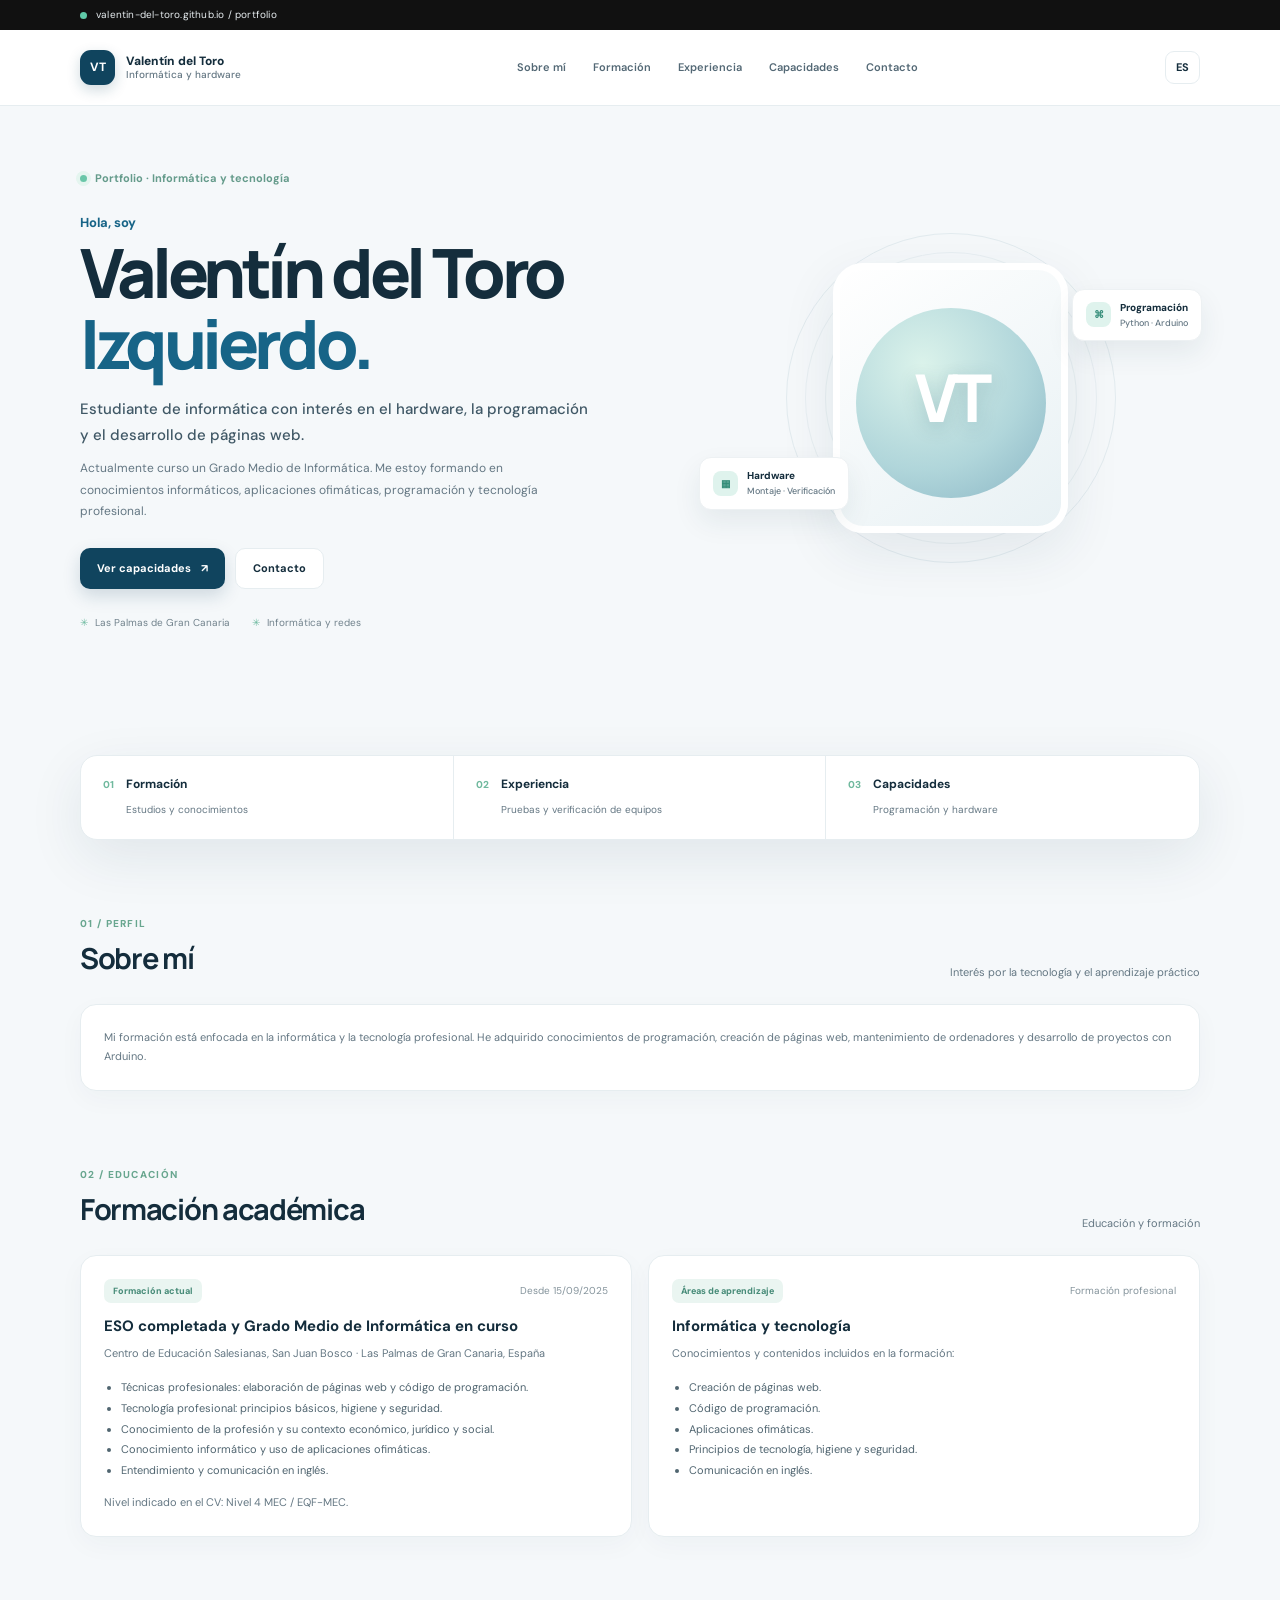
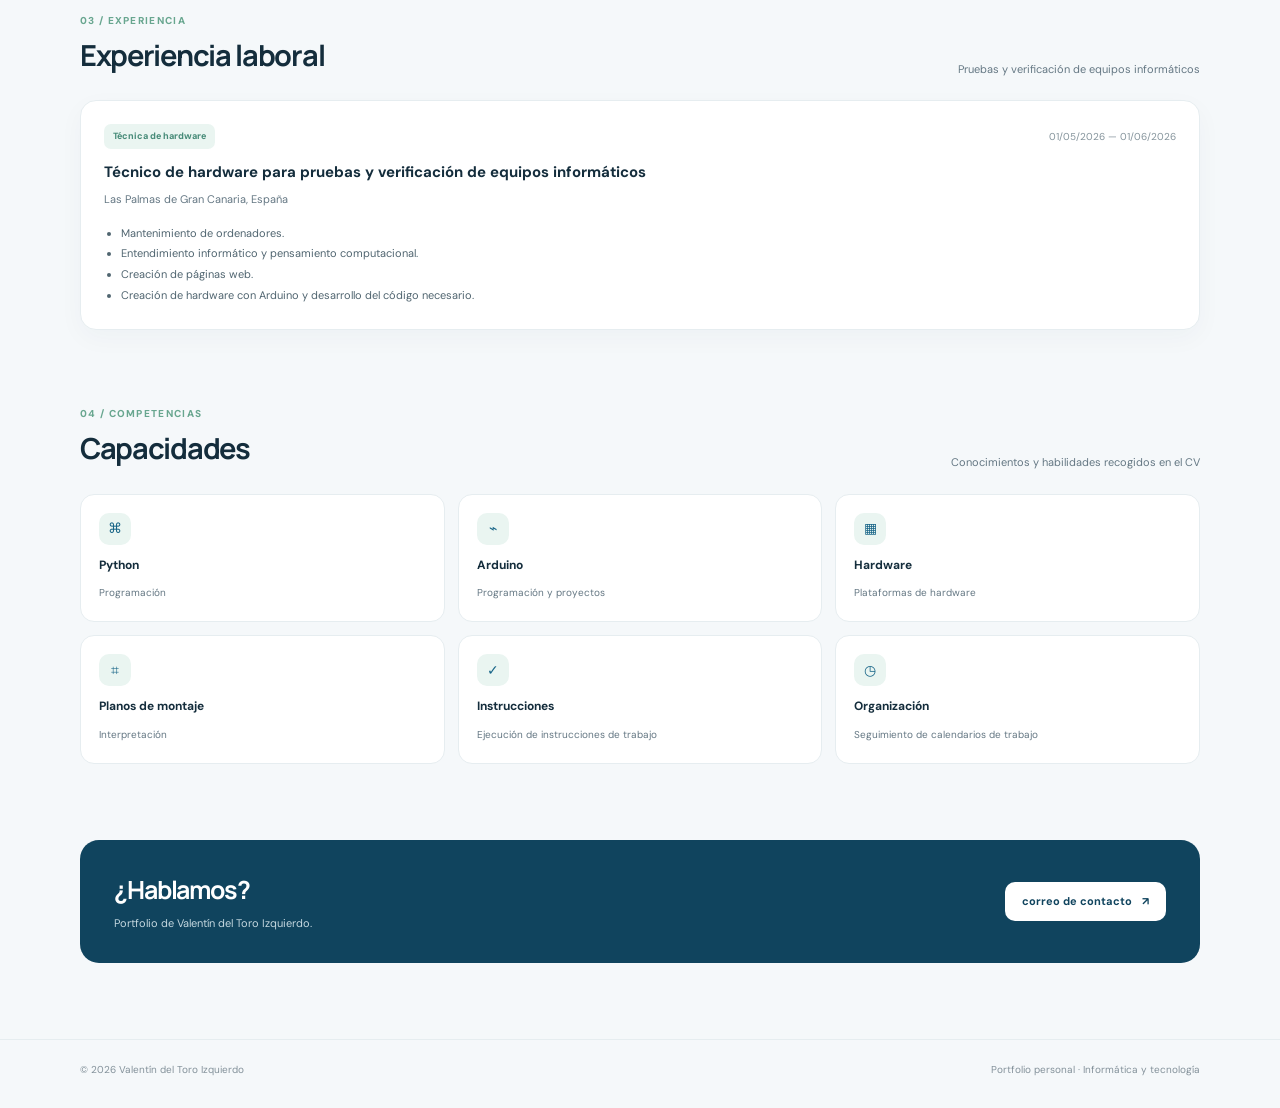
<file: index.html>
<!doctype html>
<html lang="es">
<head>
  <meta charset="utf-8">
  <meta name="viewport" content="width=device-width, initial-scale=1">
  <meta name="theme-color" content="#f5f8fa">
  <meta name="description" content="Portfolio de Valentín del Toro Izquierdo, estudiante de informática con formación en hardware, Python, Arduino y desarrollo web.">
  <title>Valentín del Toro Izquierdo | Portfolio</title>
  <link rel="preconnect" href="https://fonts.googleapis.com">
  <link rel="preconnect" href="https://fonts.gstatic.com" crossorigin>
  <link href="https://fonts.googleapis.com/css2?family=DM+Sans:wght@400;500;600;700;800&family=Manrope:wght@400;500;600;700;800&display=swap" rel="stylesheet">
  <style>
    :root {
      --ink: #142d3c;
      --muted: #647783;
      --blue: #176487;
      --blue-dark: #10445e;
      --mint: #dff3ed;
      --line: #e6edf0;
      --paper: #ffffff;
      --bg: #f5f8fa;
      --shadow: 0 18px 55px rgba(24, 56, 73, .09);
    }
    * { box-sizing: border-box; }
    html { scroll-behavior: smooth; }
    body {
      margin: 0;
      color: var(--ink);
      background: var(--bg);
      font-family: "DM Sans", sans-serif;
      line-height: 1.6;
    }
    a { color: inherit; text-decoration: none; }
    .browser-bar {
      height: 30px; background: #111; color: #e8eef1;
      display: flex; align-items: center; padding: 0 max(18px, calc((100% - 1120px)/2));
      font-size: 10px; letter-spacing: .02em;
    }
    .browser-dot { width: 7px; height: 7px; border-radius: 50%; background: #60c9a8; margin-right: 9px; }
    header {
      height: 76px; background: rgba(255,255,255,.94);
      border-bottom: 1px solid var(--line); display: flex; align-items: center;
      position: sticky; top: 0; z-index: 10; backdrop-filter: blur(12px);
    }
    .nav {
      width: min(1120px, calc(100% - 40px)); margin: auto;
      display: flex; align-items: center; justify-content: space-between; gap: 24px;
    }
    .brand { display: flex; align-items: center; gap: 11px; min-width: 190px; }
    .brand-mark {
      width: 35px; height: 35px; border-radius: 11px; background: var(--blue-dark);
      color: white; display: grid; place-items: center; font-weight: 800; font-size: 12px;
      box-shadow: 0 5px 14px rgba(16,68,94,.2);
    }
    .brand-name { font-weight: 800; font-size: 12px; line-height: 1.25; }
    .brand-name span { display: block; color: var(--muted); font-weight: 500; font-size: 10px; }
    .nav-links { display: flex; align-items: center; gap: 27px; font-size: 11px; font-weight: 600; color: #536875; }
    .nav-links a:hover { color: var(--blue); }
    .nav-side { display: flex; gap: 9px; align-items: center; font-size: 11px; font-weight: 700; }
    .lang { padding: 7px 10px; border: 1px solid var(--line); border-radius: 9px; background: white; }
    main { width: min(1120px, calc(100% - 40px)); margin: auto; }
    .hero {
      min-height: 510px; display: grid; grid-template-columns: 1.08fr .92fr;
      align-items: center; gap: 36px; padding: 58px 0 48px;
    }
    .eyebrow { display: inline-flex; align-items: center; gap: 8px; color: #659b8b; font-size: 11px; font-weight: 700; margin-bottom: 26px; }
    .eyebrow:before { content: ""; width: 7px; height: 7px; border-radius: 50%; background: #69c6a8; box-shadow: 0 0 0 4px #e4f5ef; }
    .hello { color: var(--blue); font-weight: 700; font-size: 13px; margin: 0 0 3px; }
    h1 { font-family: Manrope, sans-serif; font-size: clamp(42px, 5.5vw, 68px); line-height: 1.04; letter-spacing: -.065em; margin: 0 0 17px; font-weight: 800; }
    h1 span { color: var(--blue); display: block; }
    .intro { font-size: 15px; line-height: 1.75; color: #405866; max-width: 520px; margin: 0 0 10px; font-weight: 500; }
    .subintro { font-size: 12px; color: var(--muted); max-width: 490px; margin: 0 0 25px; line-height: 1.8; }
    .actions { display: flex; gap: 10px; flex-wrap: wrap; }
    .btn { display: inline-flex; align-items: center; gap: 10px; border-radius: 10px; padding: 11px 17px; font-size: 11px; font-weight: 700; transition: .2s; }
    .btn-primary { color: white; background: var(--blue-dark); box-shadow: 0 7px 17px rgba(16,68,94,.17); }
    .btn-primary:hover { transform: translateY(-2px); background: var(--blue); }
    .btn-light { background: white; border: 1px solid var(--line); }
    .btn-light:hover { border-color: #a9c4d0; }
    .meta { display: flex; gap: 22px; flex-wrap: wrap; color: #71828c; font-size: 10px; margin-top: 26px; }
    .meta span:before { content: "✳"; color: #6db99f; margin-right: 7px; }
    .visual { position: relative; min-height: 370px; display: grid; place-items: center; }
    .orbit { width: 330px; height: 330px; border: 1px solid #e2ebef; border-radius: 50%; position: absolute; }
    .orbit:before, .orbit:after { content: ""; position: absolute; border: 1px solid #e8eff2; border-radius: 50%; inset: 18px; }
    .orbit:after { inset: 38px; }
    .profile-card {
      position: relative; z-index: 1; width: 235px; height: 270px; border-radius: 30px;
      background: linear-gradient(145deg, #fff, #e8f1f4); border: 7px solid white;
      box-shadow: var(--shadow); display: flex; align-items: center; justify-content: center;
      overflow: hidden;
    }
    .profile-card:before {
      content: ""; position: absolute; width: 190px; height: 190px; border-radius: 50%;
      background: radial-gradient(circle at 35% 30%, #d8f2e9, #a9d2d7 58%, #7eaebf);
      opacity: .9; top: 38px;
    }
    .monogram {
      position: relative; z-index: 1; font-family: Manrope, sans-serif; font-size: 66px;
      letter-spacing: -.09em; font-weight: 800; color: #fff; text-shadow: 0 5px 20px rgba(16,68,94,.2);
    }
    .float-card {
      position: absolute; z-index: 2; background: white; border: 1px solid #edf1f3;
      border-radius: 12px; box-shadow: 0 12px 28px rgba(26,58,73,.08);
      padding: 10px 13px; display: flex; align-items: center; gap: 9px; font-size: 10px; font-weight: 800;
    }
    .float-card small { display: block; color: var(--muted); font-size: 9px; font-weight: 500; }
    .float-icon { width: 25px; height: 25px; border-radius: 8px; display: grid; place-items: center; background: var(--mint); color: #338c78; }
    .float-one { top: 76px; right: -2px; }
    .float-two { bottom: 73px; left: -2px; }
    .quick-links {
      background: white; border: 1px solid var(--line); box-shadow: var(--shadow);
      border-radius: 17px; display: grid; grid-template-columns: repeat(3, 1fr); overflow: hidden;
      margin: 0 0 76px;
    }
    .quick-item { padding: 19px 22px; display: flex; gap: 12px; align-items: flex-start; border-right: 1px solid var(--line); }
    .quick-item:last-child { border: 0; }
    .num { color: #70b99e; font-size: 10px; font-weight: 800; padding-top: 2px; }
    .quick-item strong { display: block; font-size: 12px; }
    .quick-item small { color: var(--muted); font-size: 10px; }
    section { scroll-margin-top: 100px; margin: 0 0 76px; }
    .section-head { display: flex; justify-content: space-between; align-items: end; margin-bottom: 22px; }
    .section-kicker { color: #68a68f; font-size: 10px; font-weight: 800; letter-spacing: .13em; text-transform: uppercase; }
    h2 { font-family: Manrope, sans-serif; font-size: 29px; letter-spacing: -.045em; margin: 3px 0 0; }
    .section-note { color: var(--muted); font-size: 11px; }
    .cards { display: grid; grid-template-columns: repeat(2, 1fr); gap: 16px; }
    .card { background: white; border: 1px solid var(--line); border-radius: 16px; padding: 23px; box-shadow: 0 8px 26px rgba(24,56,73,.035); }
    .card-top { display: flex; justify-content: space-between; gap: 12px; align-items: center; margin-bottom: 13px; }
    .tag { display: inline-block; padding: 5px 9px; border-radius: 7px; background: #eaf5f1; color: #478b78; font-size: 9px; font-weight: 800; }
    .date { color: #84939b; font-size: 10px; }
    h3 { font-size: 15px; line-height: 1.4; margin: 0 0 7px; }
    .card p { color: var(--muted); font-size: 11px; margin: 0; line-height: 1.8; }
    .card ul { padding-left: 17px; margin: 13px 0 0; color: #506570; font-size: 11px; line-height: 1.9; }
    .skills-grid { display: grid; grid-template-columns: repeat(3, 1fr); gap: 13px; }
    .skill { padding: 18px; border-radius: 14px; background: white; border: 1px solid var(--line); }
    .skill-icon { width: 32px; height: 32px; border-radius: 10px; background: #eaf5f1; display: grid; place-items: center; color: var(--blue); font-size: 14px; margin-bottom: 11px; }
    .skill strong { display: block; font-size: 12px; margin-bottom: 3px; }
    .skill small { color: var(--muted); font-size: 10px; }
    .contact {
      background: var(--blue-dark); color: white; border-radius: 19px; padding: 30px 34px;
      display: flex; justify-content: space-between; align-items: center; gap: 22px;
    }
    .contact h2 { font-size: 25px; margin: 0 0 5px; }
    .contact p { color: #c5d8e0; font-size: 11px; margin: 0; }
    .contact .btn { background: white; color: var(--blue-dark); white-space: nowrap; }
    footer { border-top: 1px solid var(--line); padding: 22px 0 30px; color: #83919a; font-size: 10px; }
    .footer-inner { width: min(1120px, calc(100% - 40px)); margin: auto; display: flex; justify-content: space-between; gap: 16px; }
    @media (max-width: 760px) {
      header { height: auto; min-height: 68px; }
      .nav { padding: 13px 0; flex-wrap: wrap; }
      .brand { min-width: 0; }
      .nav-links { order: 3; width: 100%; overflow-x: auto; gap: 20px; padding: 5px 0 2px; }
      .nav-side { margin-left: auto; }
      .hero { grid-template-columns: 1fr; padding-top: 42px; gap: 10px; }
      .visual { min-height: 330px; }
      .orbit { width: 290px; height: 290px; }
      .profile-card { width: 205px; height: 240px; }
      .float-one { right: 2%; }
      .float-two { left: 2%; }
      .quick-links { grid-template-columns: 1fr; margin-bottom: 60px; }
      .quick-item { border-right: 0; border-bottom: 1px solid var(--line); }
      .quick-item:last-child { border-bottom: 0; }
      .cards { grid-template-columns: 1fr; }
      .skills-grid { grid-template-columns: repeat(2, 1fr); }
      .contact { align-items: flex-start; flex-direction: column; padding: 26px; }
      .section-note { display: none; }
    }
    @media (max-width: 420px) {
      main { width: min(100% - 30px, 1120px); }
      .nav { width: calc(100% - 30px); }
      h1 { font-size: 43px; }
      .skills-grid { grid-template-columns: 1fr 1fr; gap: 9px; }
      .skill { padding: 14px; }
      .footer-inner { width: calc(100% - 30px); flex-direction: column; }
    }
  </style>
</head>
<body>
  <div class="browser-bar"><span class="browser-dot"></span> valentin-del-toro.github.io / portfolio</div>
  <header>
    <nav class="nav" aria-label="Navegación principal">
      <a class="brand" href="#inicio">
        <span class="brand-mark">VT</span>
        <span class="brand-name">Valentín del Toro<span>Informática y hardware</span></span>
      </a>
      <div class="nav-links">
        <a href="#sobre-mi">Sobre mí</a><a href="#formacion">Formación</a><a href="#experiencia">Experiencia</a><a href="#capacidades">Capacidades</a><a href="#contacto">Contacto</a>
      </div>
      <div class="nav-side"><span class="lang">ES</span></div>
    </nav>
  </header>

  <main>
    <section class="hero" id="inicio">
      <div>
        <div class="eyebrow">Portfolio · Informática y tecnología</div>
        <p class="hello">Hola, soy</p>
        <h1>Valentín del Toro <span>Izquierdo.</span></h1>
        <p class="intro">Estudiante de informática con interés en el hardware, la programación y el desarrollo de páginas web.</p>
        <p class="subintro">Actualmente curso un Grado Medio de Informática. Me estoy formando en conocimientos informáticos, aplicaciones ofimáticas, programación y tecnología profesional.</p>
        <div class="actions">
          <a class="btn btn-primary" href="#capacidades">Ver capacidades <span>↗</span></a>
          <a class="btn btn-light" href="#contacto">Contacto</a>
        </div>
        <div class="meta"><span>Las Palmas de Gran Canaria</span><span>Informática y redes</span></div>
      </div>
      <div class="visual" aria-label="Elemento gráfico con las iniciales del portfolio">
        <div class="orbit"></div>
        <div class="profile-card"><div class="monogram">VT</div></div>
        <div class="float-card float-one"><span class="float-icon">⌘</span><span>Programación<small>Python · Arduino</small></span></div>
        <div class="float-card float-two"><span class="float-icon">▦</span><span>Hardware<small>Montaje · Verificación</small></span></div>
      </div>
    </section>

    <div class="quick-links">
      <a class="quick-item" href="#formacion"><span class="num">01</span><span><strong>Formación</strong><small>Estudios y conocimientos</small></span></a>
      <a class="quick-item" href="#experiencia"><span class="num">02</span><span><strong>Experiencia</strong><small>Pruebas y verificación de equipos</small></span></a>
      <a class="quick-item" href="#capacidades"><span class="num">03</span><span><strong>Capacidades</strong><small>Programación y hardware</small></span></a>
    </div>

    <section id="sobre-mi">
      <div class="section-head"><div><div class="section-kicker">01 / Perfil</div><h2>Sobre mí</h2></div><span class="section-note">Interés por la tecnología y el aprendizaje práctico</span></div>
      <div class="card">
        <p>Mi formación está enfocada en la informática y la tecnología profesional. He adquirido conocimientos de programación, creación de páginas web, mantenimiento de ordenadores y desarrollo de proyectos con Arduino.</p>
      </div>
    </section>

    <section id="formacion">
      <div class="section-head"><div><div class="section-kicker">02 / Educación</div><h2>Formación académica</h2></div><span class="section-note">Educación y formación</span></div>
      <div class="cards">
        <article class="card">
          <div class="card-top"><span class="tag">Formación actual</span><span class="date">Desde 15/09/2025</span></div>
          <h3>ESO completada y Grado Medio de Informática en curso</h3>
          <p>Centro de Educación Salesianas, San Juan Bosco · Las Palmas de Gran Canaria, España</p>
          <ul>
            <li>Técnicas profesionales: elaboración de páginas web y código de programación.</li>
            <li>Tecnología profesional: principios básicos, higiene y seguridad.</li>
            <li>Conocimiento de la profesión y su contexto económico, jurídico y social.</li>
            <li>Conocimiento informático y uso de aplicaciones ofimáticas.</li>
            <li>Entendimiento y comunicación en inglés.</li>
          </ul>
          <p style="margin-top:12px">Nivel indicado en el CV: Nivel 4 MEC / EQF-MEC.</p>
        </article>
        <article class="card">
          <div class="card-top"><span class="tag">Áreas de aprendizaje</span><span class="date">Formación profesional</span></div>
          <h3>Informática y tecnología</h3>
          <p>Conocimientos y contenidos incluidos en la formación:</p>
          <ul>
            <li>Creación de páginas web.</li>
            <li>Código de programación.</li>
            <li>Aplicaciones ofimáticas.</li>
            <li>Principios de tecnología, higiene y seguridad.</li>
            <li>Comunicación en inglés.</li>
          </ul>
        </article>
      </div>
    </section>

    <section id="experiencia">
      <div class="section-head"><div><div class="section-kicker">03 / Experiencia</div><h2>Experiencia laboral</h2></div><span class="section-note">Pruebas y verificación de equipos informáticos</span></div>
      <article class="card">
        <div class="card-top"><span class="tag">Técnica de hardware</span><span class="date">01/05/2026 — 01/06/2026</span></div>
        <h3>Técnico de hardware para pruebas y verificación de equipos informáticos</h3>
        <p>Las Palmas de Gran Canaria, España</p>
        <ul>
          <li>Mantenimiento de ordenadores.</li>
          <li>Entendimiento informático y pensamiento computacional.</li>
          <li>Creación de páginas web.</li>
          <li>Creación de hardware con Arduino y desarrollo del código necesario.</li>
        </ul>
      </article>
    </section>

    <section id="capacidades">
      <div class="section-head"><div><div class="section-kicker">04 / Competencias</div><h2>Capacidades</h2></div><span class="section-note">Conocimientos y habilidades recogidos en el CV</span></div>
      <div class="skills-grid">
        <div class="skill"><div class="skill-icon">⌘</div><strong>Python</strong><small>Programación</small></div>
        <div class="skill"><div class="skill-icon">⌁</div><strong>Arduino</strong><small>Programación y proyectos</small></div>
        <div class="skill"><div class="skill-icon">▦</div><strong>Hardware</strong><small>Plataformas de hardware</small></div>
        <div class="skill"><div class="skill-icon">⌗</div><strong>Planos de montaje</strong><small>Interpretación</small></div>
        <div class="skill"><div class="skill-icon">✓</div><strong>Instrucciones</strong><small>Ejecución de instrucciones de trabajo</small></div>
        <div class="skill"><div class="skill-icon">◷</div><strong>Organización</strong><small>Seguimiento de calendarios de trabajo</small></div>
      </div>
    </section>

    <section id="contacto">
      <div class="contact">
        <div><h2>¿Hablamos?</h2><p>Portfolio de Valentín del Toro Izquierdo.</p></div>
        <a class="btn" href="mailto:valentindeltoro@gmail.com">correo de contacto <span>↗</span></a>
      </div>
    </section>
  </main>
  <footer><div class="footer-inner"><span>© <span id="year"></span> Valentín del Toro Izquierdo</span><span>Portfolio personal · Informática y tecnología</span></div></footer>
  <script>document.getElementById("year").textContent = new Date().getFullYear();</script>
</body>
</html>
</file>
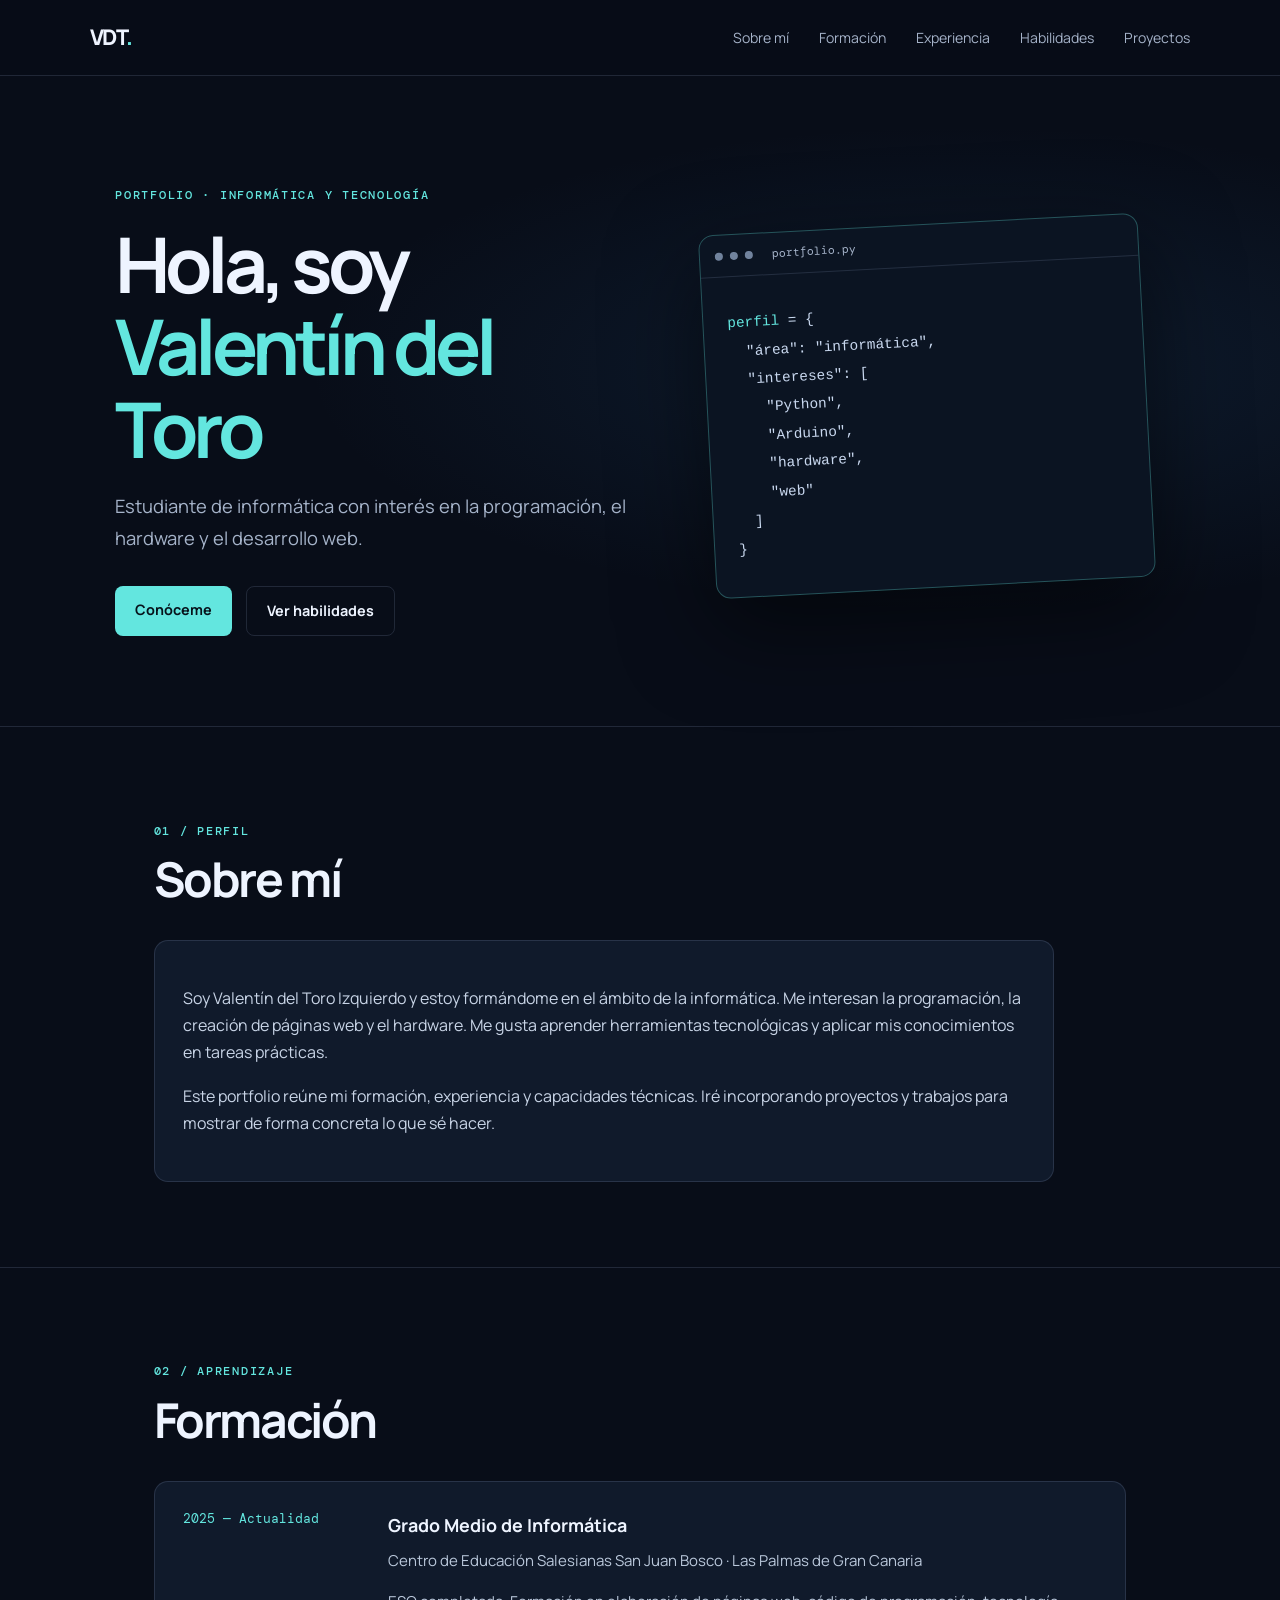
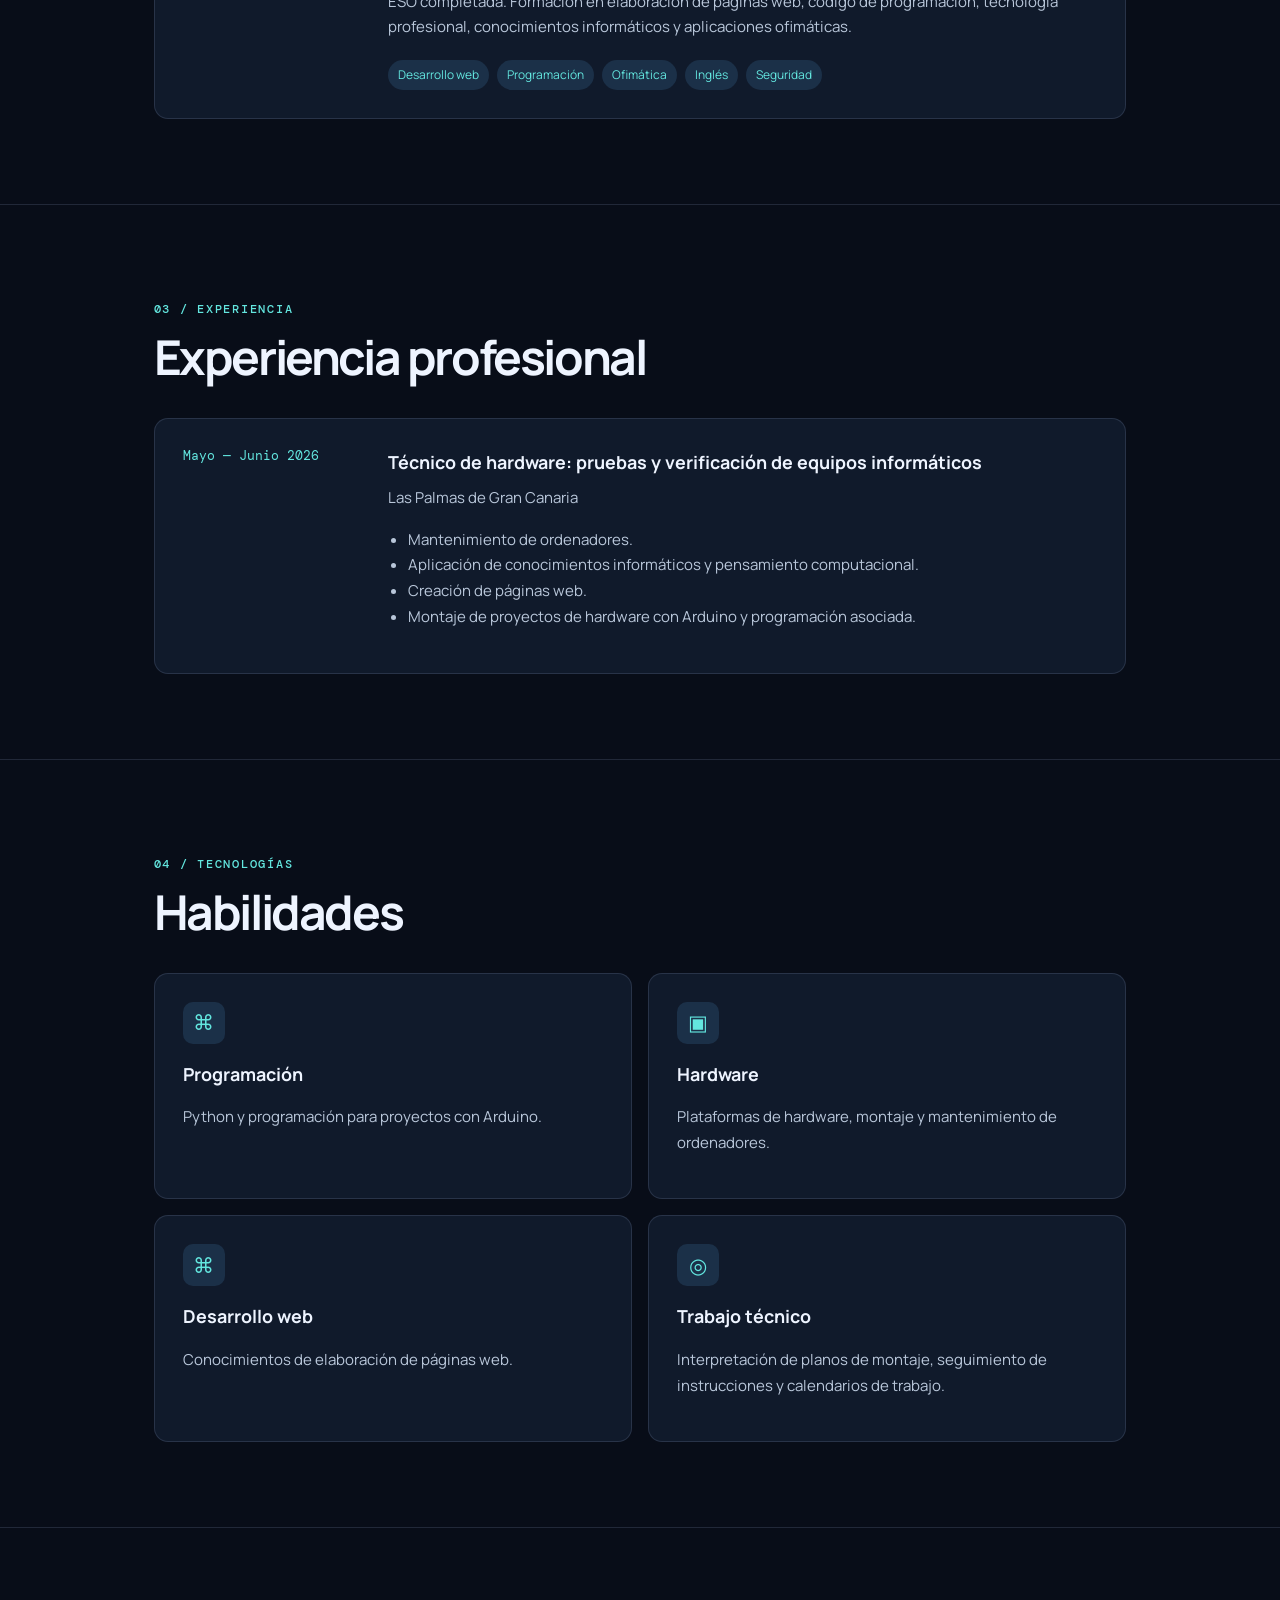
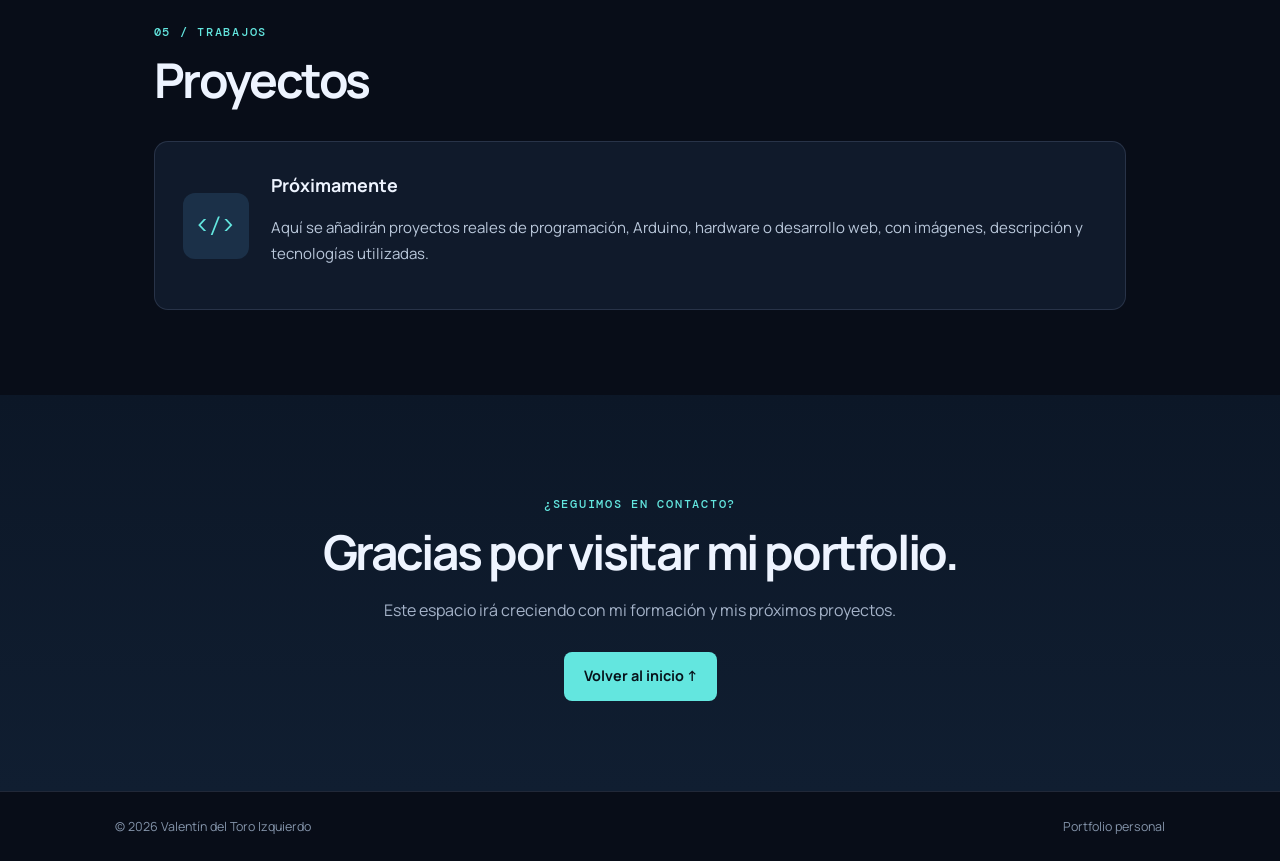
<file: portfolio_valentin/index.html>
<!doctype html>
<html lang="es">
<head>
  <meta charset="utf-8">
  <meta name="viewport" content="width=device-width, initial-scale=1">
  <meta name="description" content="Portfolio personal de Valentín del Toro Izquierdo: informática, programación, hardware y desarrollo web.">
  <title>Valentín del Toro | Portfolio</title>
  <link rel="stylesheet" href="styles.css">
</head>
<body>
  <header class="site-header">
    <a class="brand" href="#inicio">VDT<span>.</span></a>
    <button class="menu-toggle" aria-label="Abrir menú" aria-expanded="false">☰</button>
    <nav id="nav">
      <a href="#sobre-mi">Sobre mí</a>
      <a href="#formacion">Formación</a>
      <a href="#experiencia">Experiencia</a>
      <a href="#habilidades">Habilidades</a>
      <a href="#proyectos">Proyectos</a>
    </nav>
  </header>

  <main>
    <section class="hero" id="inicio">
      <div class="hero-copy">
        <p class="eyebrow">PORTFOLIO · INFORMÁTICA Y TECNOLOGÍA</p>
        <h1>Hola, soy<br><span>Valentín del Toro</span></h1>
        <p class="lead">Estudiante de informática con interés en la programación, el hardware y el desarrollo web.</p>
        <div class="actions">
          <a class="button primary" href="#sobre-mi">Conóceme</a>
          <a class="button secondary" href="#habilidades">Ver habilidades</a>
        </div>
      </div>
      <div class="hero-art" aria-hidden="true">
        <div class="orb orb-one"></div><div class="orb orb-two"></div>
        <div class="terminal">
          <div class="terminal-top"><i></i><i></i><i></i><span>portfolio.py</span></div>
          <pre><code><b>perfil</b> = {
  "área": "informática",
  "intereses": [
    "Python",
    "Arduino",
    "hardware",
    "web"
  ]
}</code></pre>
        </div>
        <div class="chip">PYTHON · ARDUINO · WEB</div>
      </div>
    </section>

    <section class="section" id="sobre-mi">
      <div class="section-heading"><p class="eyebrow">01 / PERFIL</p><h2>Sobre mí</h2></div>
      <div class="about-card">
        <p>Soy Valentín del Toro Izquierdo y estoy formándome en el ámbito de la informática. Me interesan la programación, la creación de páginas web y el hardware. Me gusta aprender herramientas tecnológicas y aplicar mis conocimientos en tareas prácticas.</p>
        <p>Este portfolio reúne mi formación, experiencia y capacidades técnicas. Iré incorporando proyectos y trabajos para mostrar de forma concreta lo que sé hacer.</p>
      </div>
    </section>

    <section class="section" id="formacion">
      <div class="section-heading"><p class="eyebrow">02 / APRENDIZAJE</p><h2>Formación</h2></div>
      <article class="timeline-card">
        <div class="timeline-date">2025 — Actualidad</div>
        <div>
          <h3>Grado Medio de Informática</h3>
          <p class="muted">Centro de Educación Salesianas San Juan Bosco · Las Palmas de Gran Canaria</p>
          <p>ESO completada. Formación en elaboración de páginas web, código de programación, tecnología profesional, conocimientos informáticos y aplicaciones ofimáticas.</p>
          <div class="tags"><span>Desarrollo web</span><span>Programación</span><span>Ofimática</span><span>Inglés</span><span>Seguridad</span></div>
        </div>
      </article>
    </section>

    <section class="section" id="experiencia">
      <div class="section-heading"><p class="eyebrow">03 / EXPERIENCIA</p><h2>Experiencia profesional</h2></div>
      <article class="timeline-card">
        <div class="timeline-date">Mayo — Junio 2026</div>
        <div>
          <h3>Técnico de hardware: pruebas y verificación de equipos informáticos</h3>
          <p class="muted">Las Palmas de Gran Canaria</p>
          <ul>
            <li>Mantenimiento de ordenadores.</li>
            <li>Aplicación de conocimientos informáticos y pensamiento computacional.</li>
            <li>Creación de páginas web.</li>
            <li>Montaje de proyectos de hardware con Arduino y programación asociada.</li>
          </ul>
        </div>
      </article>
    </section>

    <section class="section" id="habilidades">
      <div class="section-heading"><p class="eyebrow">04 / TECNOLOGÍAS</p><h2>Habilidades</h2></div>
      <div class="skills-grid">
        <article class="skill-card"><span class="skill-icon">⌘</span><h3>Programación</h3><p>Python y programación para proyectos con Arduino.</p></article>
        <article class="skill-card"><span class="skill-icon">▣</span><h3>Hardware</h3><p>Plataformas de hardware, montaje y mantenimiento de ordenadores.</p></article>
        <article class="skill-card"><span class="skill-icon">⌘</span><h3>Desarrollo web</h3><p>Conocimientos de elaboración de páginas web.</p></article>
        <article class="skill-card"><span class="skill-icon">◎</span><h3>Trabajo técnico</h3><p>Interpretación de planos de montaje, seguimiento de instrucciones y calendarios de trabajo.</p></article>
      </div>
    </section>

    <section class="section" id="proyectos">
      <div class="section-heading"><p class="eyebrow">05 / TRABAJOS</p><h2>Proyectos</h2></div>
      <div class="project-placeholder">
        <div class="project-mark">&lt;/&gt;</div>
        <div><h3>Próximamente</h3><p>Aquí se añadirán proyectos reales de programación, Arduino, hardware o desarrollo web, con imágenes, descripción y tecnologías utilizadas.</p></div>
      </div>
    </section>

    <section class="contact" id="contacto">
      <p class="eyebrow">¿SEGUIMOS EN CONTACTO?</p>
      <h2>Gracias por visitar mi portfolio.</h2>
      <p>Este espacio irá creciendo con mi formación y mis próximos proyectos.</p>
      <a class="button primary" href="#inicio">Volver al inicio ↑</a>
    </section>
  </main>
  <footer><span>© <span id="year"></span> Valentín del Toro Izquierdo</span><span>Portfolio personal</span></footer>
  <script src="script.js"></script>
</body>
</html>
</file>
<file: portfolio_valentin/styles.css>
@import url('https://fonts.googleapis.com/css2?family=DM+Mono:wght@400;500&family=Manrope:wght@400;500;600;700;800&display=swap');
:root{--bg:#080d18;--panel:#101a2b;--panel2:#142238;--text:#eef4ff;--muted:#a5b3c9;--cyan:#63e6df;--blue:#7da7ff;--line:rgba(180,205,245,.14)}
*{box-sizing:border-box}html{scroll-behavior:smooth;scroll-padding-top:90px}body{margin:0;background:var(--bg);color:var(--text);font-family:Manrope,Arial,sans-serif;line-height:1.7}a{color:inherit;text-decoration:none}.site-header{height:76px;padding:0 7vw;display:flex;align-items:center;justify-content:space-between;border-bottom:1px solid var(--line);position:sticky;top:0;background:rgba(8,13,24,.9);backdrop-filter:blur(16px);z-index:10}.brand{font-weight:800;font-size:1.35rem;letter-spacing:-.06em}.brand span{color:var(--cyan)}nav{display:flex;gap:30px}nav a{font-size:.88rem;color:var(--muted)}nav a:hover{color:var(--cyan)}.menu-toggle{display:none;background:none;border:0;color:var(--text);font-size:1.5rem}.hero{min-height:640px;padding:100px 9vw 90px;display:grid;grid-template-columns:1.05fr .95fr;align-items:center;gap:50px;background:radial-gradient(ellipse at 75% 45%,rgba(44,100,155,.18),transparent 48%)}.eyebrow{font:500 .72rem 'DM Mono',monospace;letter-spacing:.15em;color:var(--cyan)}h1{font-size:clamp(2.8rem,6vw,5.3rem);line-height:1.08;letter-spacing:-.065em;margin:20px 0}h1 span{color:var(--cyan)}.lead{font-size:1.15rem;color:var(--muted);max-width:560px}.actions{display:flex;gap:14px;margin-top:32px}.button{display:inline-flex;padding:12px 20px;border-radius:8px;font-weight:700;font-size:.9rem}.primary{background:var(--cyan);color:#07131b}.secondary{border:1px solid var(--line);color:var(--text)}.hero-art{position:relative;min-height:360px;display:grid;place-items:center}.terminal{position:relative;z-index:2;width:min(100%,440px);background:#0b1422;border:1px solid rgba(99,230,223,.3);border-radius:15px;box-shadow:0 30px 90px #0008;overflow:hidden;transform:rotate(-3deg)}.terminal-top{height:42px;display:flex;align-items:center;gap:7px;padding:0 15px;border-bottom:1px solid var(--line);color:var(--muted);font: .72rem 'DM Mono',monospace}.terminal-top i{width:8px;height:8px;border-radius:50%;background:#71839d}.terminal-top span{margin-left:12px}.terminal pre{padding:18px 24px;color:#c9d8ef;font: .9rem/1.9 'DM Mono',monospace}.terminal b{color:var(--cyan);font-weight:500}.orb{position:absolute;border-radius:50%;filter:blur(1px)}.orb-one{width:260px;height:260px;background:linear-gradient(135deg,#1e6372,#263c80);opacity:.35;right:5%;top:0}.orb-two{width:130px;height:130px;background:#65e6df;opacity:.12;left:5%;bottom:0}.chip{position:absolute;bottom:10px;right:5%;font: .65rem 'DM Mono',monospace;letter-spacing:.1em;color:var(--muted)}.section{padding:85px 12vw;border-top:1px solid var(--line)}.section-heading{margin-bottom:32px}.section-heading h2,.contact h2{font-size:clamp(2rem,4vw,3rem);letter-spacing:-.05em;line-height:1.2;margin:8px 0}.about-card,.timeline-card,.skill-card,.project-placeholder{background:var(--panel);border:1px solid var(--line);border-radius:14px;padding:28px}.about-card{max-width:900px;color:#c8d4e6}.timeline-card{display:grid;grid-template-columns:180px 1fr;gap:25px}.timeline-date{font: .8rem 'DM Mono',monospace;color:var(--cyan)}h3{margin:0 0 8px;font-size:1.12rem}.muted{color:var(--muted);font-size:.9rem;margin-top:0}.timeline-card p,.timeline-card li,.skill-card p,.project-placeholder p{color:#b9c7da;font-size:.94rem}.timeline-card ul{padding-left:20px}.tags{display:flex;gap:8px;flex-wrap:wrap;margin-top:20px}.tags span{padding:5px 10px;border-radius:30px;background:#1b3048;color:var(--cyan);font-size:.75rem}.skills-grid{display:grid;grid-template-columns:repeat(2,1fr);gap:16px}.skill-icon{display:inline-grid;place-items:center;width:42px;height:42px;border-radius:10px;background:#1b3048;color:var(--cyan);font-size:1.3rem;margin-bottom:15px}.skill-card{transition:transform .2s,border-color .2s}.skill-card:hover{transform:translateY(-4px);border-color:rgba(99,230,223,.5)}.project-placeholder{display:flex;align-items:center;gap:22px}.project-mark{width:66px;height:66px;flex:none;display:grid;place-items:center;background:#1b3048;color:var(--cyan);font:1.3rem 'DM Mono',monospace;border-radius:12px}.contact{text-align:center;padding:90px 20px;background:linear-gradient(180deg,#0c1727,#101e31)}.contact p:not(.eyebrow){color:var(--muted);margin-bottom:28px}footer{padding:24px 9vw;display:flex;justify-content:space-between;color:#8494aa;font-size:.78rem;border-top:1px solid var(--line)}@media(max-width:800px){.hero{grid-template-columns:1fr;padding-top:75px}.hero-art{min-height:300px}.section{padding:65px 7vw}.timeline-card{grid-template-columns:1fr;gap:8px}nav{gap:14px}}@media(max-width:620px){.site-header{padding:0 6vw}.menu-toggle{display:block}nav{display:none;position:absolute;top:75px;left:0;right:0;padding:20px 7vw;background:#0c1524;flex-direction:column;border-bottom:1px solid var(--line)}nav.open{display:flex}.hero{padding:65px 7vw}.skills-grid{grid-template-columns:1fr}.actions{flex-wrap:wrap}.terminal pre{font-size:.75rem}.project-placeholder{align-items:flex-start;flex-direction:column}footer{gap:8px;flex-direction:column}}
</file>
